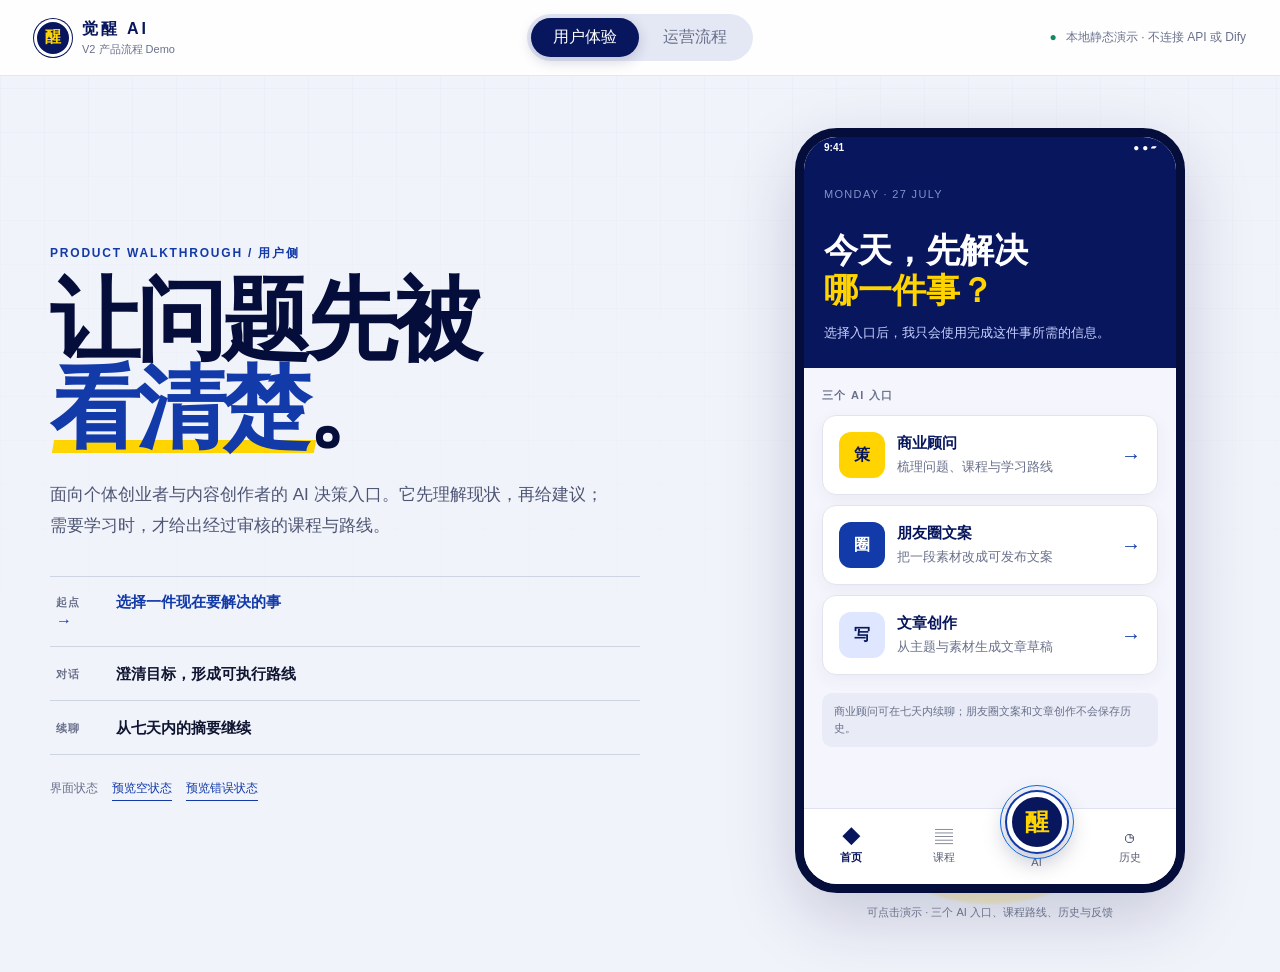
<file: demo/index.html>
<!doctype html>
<html lang="zh-CN">
<head>
  <meta charset="utf-8">
  <meta name="viewport" content="width=device-width, initial-scale=1">
  <meta name="description" content="觉醒 AI 管理服务 V2 静态产品流程 Demo">
  <title>觉醒 AI · 产品流程 Demo</title>
  <link rel="stylesheet" href="styles.css">
</head>
<body>
  <a class="skip-link" href="#app-main">跳到主要内容</a>
  <div class="ambient-grid" aria-hidden="true"></div>

  <header class="demo-bar">
    <div class="demo-brand" aria-label="觉醒 AI 产品流程 Demo">
      <span class="brand-mark" aria-hidden="true"><span>醒</span></span>
      <span><strong>觉醒 AI</strong><small>V2 产品流程 Demo</small></span>
    </div>
    <div class="mode-switch" role="group" aria-label="切换演示端">
      <button class="mode-button is-active" type="button" data-mode="user" aria-pressed="true">用户体验</button>
      <button class="mode-button" type="button" data-mode="ops" aria-pressed="false">运营流程</button>
    </div>
    <p class="demo-note"><span aria-hidden="true">●</span> 本地静态演示 · 不连接 API 或 Dify</p>
  </header>

  <main id="app-main" tabindex="-1">
    <section class="user-stage" data-stage="user" aria-label="用户侧产品演示">
      <aside class="stage-copy">
        <p class="eyebrow">PRODUCT WALKTHROUGH / 用户侧</p>
        <h1>让问题先被<br><em>看清楚</em>。</h1>
        <p class="stage-lead">面向个体创业者与内容创作者的 AI 决策入口。它先理解现状，再给建议；需要学习时，才给出经过审核的课程与路线。</p>
        <div class="walkthrough-steps" aria-label="演示流程">
          <button class="step-button is-active" type="button" data-nav="home"><span>起点</span><strong>选择一件现在要解决的事</strong></button>
          <button class="step-button" type="button" data-nav="business"><span>对话</span><strong>澄清目标，形成可执行路线</strong></button>
          <button class="step-button" type="button" data-nav="history"><span>续聊</span><strong>从七天内的摘要继续</strong></button>
        </div>
        <div class="state-preview">
          <span>界面状态</span>
          <button type="button" class="text-button" data-state="empty">预览空状态</button>
          <button type="button" class="text-button" data-state="error">预览错误状态</button>
        </div>
      </aside>

      <div class="phone-wrap">
        <div class="phone" aria-label="手机端产品界面">
          <div class="phone-status" aria-hidden="true"><span>9:41</span><span>● ● ▰</span></div>
          <div id="phone-screen" class="phone-screen" aria-live="polite"></div>
          <nav class="phone-nav" aria-label="手机端主要导航">
            <button type="button" data-nav="home" class="is-active"><span class="nav-icon">◆</span><span>首页</span></button>
            <button type="button" data-nav="courses"><span class="nav-icon">▤</span><span>课程</span></button>
            <button type="button" data-nav="business" class="ai-nav" aria-label="打开 AI 对话">
              <span class="beacon"><span>醒</span></span><span>AI</span>
            </button>
            <button type="button" data-nav="history"><span class="nav-icon">◷</span><span>历史</span></button>
          </nav>
        </div>
        <p class="phone-caption">可点击演示 · 三个 AI 入口、课程路线、历史与反馈</p>
      </div>
    </section>

    <section class="ops-stage" data-stage="ops" hidden aria-label="运营侧流程演示">
      <aside class="ops-rail">
        <div>
          <p class="eyebrow">INTERNAL FLOW / 运营侧</p>
          <h2>AI 运行台</h2>
          <p>只呈现首版必要操作与可观测流程。</p>
        </div>
        <nav class="ops-nav" aria-label="运营流程导航">
          <button type="button" class="is-active" data-ops="publish"><span>01</span>课程校验与发布</button>
          <button type="button" data-ops="cleaning"><span>02</span>知识清洗批次</button>
          <button type="button" data-ops="logs"><span>03</span>必要操作与错误日志</button>
          <button type="button" data-ops="clicks"><span>04</span>课程点击次数</button>
        </nav>
        <div class="rail-warning"><strong>流程预览</strong><span>不是正式管理后台，不会修改真实数据。</span></div>
      </aside>
      <div class="ops-workspace">
        <div class="ops-topline">
          <div><span class="health-dot"></span>测试环境流程预览</div>
          <div class="utility-text">build demo-v2 · 数据均为 test_only</div>
        </div>
        <div id="ops-content" class="ops-content" aria-live="polite"></div>
      </div>
    </section>
  </main>

  <div id="toast" class="toast" role="status" aria-live="polite" aria-atomic="true"></div>

  <dialog id="demo-dialog" class="demo-dialog">
    <form method="dialog">
      <button class="dialog-close" value="cancel" aria-label="关闭">×</button>
      <div id="dialog-content"></div>
    </form>
  </dialog>

  <script src="app.js"></script>
</body>
</html>
</file>
<file: demo/styles.css>
:root {
  --abyss: #050d3b;
  --navy: #07165d;
  --royal: #123aa8;
  --blue: #0e67db;
  --yellow: #ffd400;
  --yellow-soft: #fff6bf;
  --cloud: #f1f3fb;
  --mist: #e4e8f5;
  --paper: #ffffff;
  --ink: #101631;
  --muted: #69708a;
  --danger: #c53d43;
  --success: #148764;
  --display: "STKaiti", "KaiTi", "Microsoft YaHei UI", sans-serif;
  --body: "Microsoft YaHei UI", "PingFang SC", "Noto Sans CJK SC", sans-serif;
  --utility: "Bahnschrift", "DIN Alternate", "Microsoft YaHei UI", sans-serif;
  --shadow: 0 24px 70px rgba(4, 13, 59, 0.18);
}

* { box-sizing: border-box; }
html { scroll-behavior: smooth; }
body {
  margin: 0;
  color: var(--ink);
  background: var(--cloud);
  font-family: var(--body);
  min-width: 320px;
}
button, input, select { font: inherit; }
button { color: inherit; }
button:focus-visible, input:focus-visible, select:focus-visible, a:focus-visible {
  outline: 3px solid var(--yellow);
  outline-offset: 3px;
}
[hidden] { display: none !important; }
.skip-link { position: fixed; top: 8px; left: 8px; z-index: 100; padding: 10px 14px; color: white; background: var(--abyss); transform: translateY(-150%); }
.skip-link:focus { transform: none; }
.ambient-grid {
  position: fixed; inset: 0; pointer-events: none; opacity: .45;
  background-image: linear-gradient(rgba(7,22,93,.045) 1px, transparent 1px), linear-gradient(90deg, rgba(7,22,93,.045) 1px, transparent 1px);
  background-size: 44px 44px;
  mask-image: linear-gradient(to bottom, black, transparent 85%);
}

.demo-bar {
  position: sticky; top: 0; z-index: 20; min-height: 76px; padding: 12px 34px;
  display: grid; grid-template-columns: 1fr auto 1fr; align-items: center;
  background: rgba(255,255,255,.9); border-bottom: 1px solid rgba(7,22,93,.1); backdrop-filter: blur(18px);
}
.demo-brand { display: flex; align-items: center; gap: 10px; }
.demo-brand strong { display: block; letter-spacing: .18em; color: var(--navy); }
.demo-brand small { display: block; margin-top: 2px; color: var(--muted); font-size: 11px; }
.brand-mark { width: 38px; height: 38px; display: grid; place-items: center; border-radius: 50%; background: var(--navy); color: var(--yellow); box-shadow: inset 0 0 0 3px white, 0 0 0 1px var(--navy); }
.brand-mark span { font-family: var(--display); font-weight: 900; }
.mode-switch { padding: 4px; display: flex; gap: 2px; background: var(--mist); border-radius: 999px; }
.mode-button { min-width: 108px; padding: 9px 16px; border: 0; border-radius: 999px; background: transparent; color: var(--muted); cursor: pointer; }
.mode-button.is-active { background: var(--navy); color: white; box-shadow: 0 4px 14px rgba(5,13,59,.18); }
.demo-note { justify-self: end; margin: 0; color: var(--muted); font-size: 12px; }
.demo-note span { color: var(--success); margin-right: 6px; }

.user-stage { min-height: calc(100vh - 76px); padding: 52px max(34px, calc((100vw - 1180px)/2)); display: grid; grid-template-columns: minmax(350px, 1fr) 480px; align-items: center; gap: 70px; overflow: hidden; }
.stage-copy { max-width: 590px; }
.eyebrow { margin: 0 0 18px; color: var(--royal); font: 700 12px/1 var(--utility); letter-spacing: .15em; }
.stage-copy h1 { margin: 0; font-family: var(--display); color: var(--abyss); font-size: clamp(58px, 7vw, 96px); line-height: .98; font-weight: 900; letter-spacing: -.05em; }
.stage-copy h1 em { color: var(--royal); font-style: normal; position: relative; }
.stage-copy h1 em::after { content: ""; position: absolute; left: 3px; right: -8px; bottom: 5px; height: 13px; z-index: -1; background: var(--yellow); transform: skewX(-10deg); }
.stage-lead { max-width: 560px; margin: 26px 0 34px; color: #4d5573; font-size: 17px; line-height: 1.85; }
.walkthrough-steps { display: grid; gap: 2px; border-top: 1px solid #cfd4e5; }
.step-button { width: 100%; padding: 16px 6px; display: grid; grid-template-columns: 60px 1fr; align-items: center; text-align: left; border: 0; border-bottom: 1px solid #cfd4e5; background: transparent; cursor: pointer; }
.step-button span { color: var(--muted); font: 700 11px var(--utility); letter-spacing: .12em; }
.step-button strong { font-size: 15px; font-weight: 600; }
.step-button.is-active strong { color: var(--royal); }
.step-button.is-active::after { content: "→"; color: var(--royal); font-weight: 900; }
.state-preview { margin-top: 22px; display: flex; gap: 14px; align-items: center; color: var(--muted); font-size: 12px; }
.text-button { padding: 3px 0; border: 0; border-bottom: 1px solid currentColor; background: none; cursor: pointer; color: var(--royal); font-size: 12px; }

.phone-wrap { position: relative; justify-self: center; }
.phone-wrap::before { content: ""; position: absolute; width: 360px; height: 360px; left: 50%; bottom: 2%; transform: translateX(-50%); border-radius: 50%; background: var(--yellow); filter: blur(1px); opacity: .2; }
.phone { position: relative; z-index: 2; width: 390px; height: min(780px, calc(100vh - 135px)); min-height: 620px; overflow: hidden; display: grid; grid-template-rows: 25px 1fr 76px; background: #f5f6fd; border: 9px solid var(--abyss); border-radius: 42px; box-shadow: var(--shadow), inset 0 0 0 1px rgba(255,255,255,.3); }
.phone-status { padding: 5px 20px 0; display: flex; justify-content: space-between; color: white; background: var(--navy); font: 600 10px var(--utility); }
.phone-screen { min-height: 0; overflow-y: auto; scrollbar-width: thin; scrollbar-color: #bdc4dc transparent; }
.phone-caption { position: relative; z-index: 2; margin: 12px 0 0; text-align: center; color: var(--muted); font-size: 11px; }
.phone-nav { position: relative; z-index: 5; display: grid; grid-template-columns: repeat(4,1fr); align-items: center; background: rgba(255,255,255,.97); border-top: 1px solid #e0e3ef; }
.phone-nav button { height: 100%; border: 0; background: transparent; display: grid; place-items: center; align-content: center; gap: 4px; color: #5b6177; font-size: 11px; cursor: pointer; }
.phone-nav button.is-active { color: var(--navy); font-weight: 800; }
.nav-icon { font-size: 18px; line-height: 1; }
.ai-nav { position: relative; }
.beacon { width: 60px; height: 60px; margin-top: -34px; display: grid; place-items: center; border: 5px solid white; border-radius: 50%; color: var(--yellow); background: var(--navy); box-shadow: 0 0 0 2px var(--royal), 0 8px 24px rgba(5,13,59,.3); }
.beacon::after { content: ""; position: absolute; width: 72px; height: 72px; border: 1px solid var(--blue); border-radius: 50%; animation: beacon-pulse 2.8s ease-out infinite; }
.beacon span { font-family: var(--display); font-size: 24px; font-weight: 900; }
@keyframes beacon-pulse { 0% { opacity:.8; transform:scale(.74); } 75%,100% { opacity:0; transform:scale(1.35); } }

.mobile-header { position: sticky; top: 0; z-index: 4; min-height: 62px; padding: 15px 18px; display: flex; align-items: center; justify-content: space-between; color: white; background: var(--navy); }
.mobile-header h2 { margin: 0; font-size: 16px; letter-spacing: .08em; }
.icon-button { width: 34px; height: 34px; display: grid; place-items: center; border: 1px solid rgba(255,255,255,.3); border-radius: 50%; color: inherit; background: transparent; cursor: pointer; }
.screen-pad { padding: 20px 18px 30px; }
.welcome { padding: 26px 20px 24px; color: white; background: var(--navy); }
.welcome .date { margin: 0 0 30px; opacity: .65; font: 11px var(--utility); letter-spacing: .12em; }
.welcome h2 { margin: 0; font-family: var(--display); font-size: 34px; line-height: 1.18; }
.welcome h2 span { color: var(--yellow); }
.welcome p { margin: 12px 0 0; color: #cad3ff; line-height: 1.7; font-size: 13px; }
.section-label { margin: 0 0 12px; color: var(--muted); font: 700 11px var(--utility); letter-spacing: .12em; }
.entry-list { display: grid; gap: 10px; }
.entry-card { width: 100%; padding: 16px; display: grid; grid-template-columns: 46px 1fr auto; gap: 12px; align-items: center; text-align: left; border: 1px solid #e1e4ef; border-radius: 14px; background: white; box-shadow: 0 5px 16px rgba(5,13,59,.05); cursor: pointer; }
.entry-card .entry-icon { width: 46px; height: 46px; display: grid; place-items: center; border-radius: 12px; color: var(--navy); background: var(--yellow); font-weight: 900; }
.entry-card:nth-child(2) .entry-icon { color: white; background: var(--royal); }
.entry-card:nth-child(3) .entry-icon { color: var(--navy); background: #dfe6ff; }
.entry-card strong, .entry-card small { display: block; }
.entry-card strong { margin-bottom: 5px; color: var(--navy); font-size: 15px; }
.entry-card small { color: var(--muted); line-height: 1.4; }
.entry-card .arrow { color: var(--royal); font-size: 20px; }
.privacy-note { margin-top: 18px; padding: 10px 12px; color: var(--muted); background: #e9ecf7; border-radius: 10px; font-size: 11px; line-height: 1.55; }

.chat-screen { min-height: 100%; background: #f3f4fb; }
.chat-hero { padding: 18px; text-align: center; background: white; border-bottom: 1px solid #e3e6f0; }
.mini-beacon { width: 48px; height: 48px; margin: 0 auto 7px; display: grid; place-items: center; border-radius: 50%; color: var(--yellow); background: var(--navy); font-family: var(--display); font-size: 18px; font-weight: 900; box-shadow: 0 0 0 5px #edf0ff; }
.chat-hero h3 { margin: 0; color: var(--navy); font-size: 16px; }
.chat-hero p { margin: 4px 0 0; color: var(--muted); font-size: 11px; }
.timeline { position: relative; padding: 20px 14px 100px 28px; }
.timeline::before { content: ""; position: absolute; left: 24px; top: 20px; bottom: 90px; width: 1px; background: linear-gradient(var(--yellow), #bbc5e8 60%, transparent); }
.message { position: relative; margin: 0 0 14px 16px; padding: 14px; border-radius: 5px 15px 15px 15px; background: white; box-shadow: 0 3px 12px rgba(5,13,59,.06); font-size: 13px; line-height: 1.7; }
.message::before { content: "醒"; position: absolute; left: -38px; top: 4px; width: 26px; height: 26px; display: grid; place-items: center; border-radius: 50%; color: var(--yellow); background: var(--navy); font-family: var(--display); font-size: 10px; font-weight: 900; box-shadow: 0 0 0 4px #f3f4fb; }
.message.user { margin-left: 48px; color: white; background: var(--navy); border-radius: 15px 5px 15px 15px; }
.message.user::before { content: "你"; left: auto; right: -8px; color: var(--navy); background: var(--yellow); }
.message.system { color: #58617d; background: #e9edf9; box-shadow: none; font-size: 11px; }
.message.system::before { content: "·"; color: white; background: #8c96b5; }
.quick-replies { margin: 8px 0 16px 16px; display: flex; flex-wrap: wrap; gap: 7px; }
.quick-replies button { padding: 8px 11px; color: var(--royal); border: 1px solid #aab9ed; border-radius: 999px; background: white; cursor: pointer; font-size: 11px; }
.route-card { margin: 8px 0 14px 16px; padding: 15px; border: 1px solid #c7d1f4; border-radius: 14px; background: white; box-shadow: 0 5px 18px rgba(5,13,59,.08); }
.route-head { display: flex; justify-content: space-between; gap: 8px; }
.route-head span { color: var(--royal); font: 700 10px var(--utility); letter-spacing: .1em; }
.route-head small { color: var(--muted); }
.route-card h4 { margin: 6px 0 12px; color: var(--navy); }
.route-track { display: grid; grid-template-columns: repeat(3,1fr); gap: 4px; }
.route-stage { padding-top: 8px; border-top: 4px solid #dce1f1; color: var(--muted); font-size: 10px; }
.route-stage.active { color: var(--navy); border-color: var(--yellow); font-weight: 800; }
.course-card { margin: 8px 0 10px 16px; padding: 14px; display: grid; grid-template-columns: 42px 1fr auto; align-items: center; gap: 10px; border: 1px solid #dfe3ef; border-radius: 13px; background: white; }
.course-symbol { width: 42px; height: 42px; display: grid; place-items: center; color: var(--yellow); background: var(--navy); border-radius: 9px; font-size: 20px; }
.course-card strong, .course-card small { display: block; }
.course-card strong { color: var(--navy); font-size: 13px; }
.course-card small { margin-top: 4px; color: var(--muted); font-size: 10px; }
.course-card button { width: 32px; height: 32px; border: 0; border-radius: 50%; color: var(--navy); background: var(--yellow); cursor: pointer; }
.insight-card { margin: 12px 0 14px 16px; padding: 16px; color: #2e3551; border: 1px solid #f0d35c; border-radius: 14px; background: #fffae5; font-size: 12px; line-height: 1.65; }
.insight-card strong { display: block; margin-bottom: 7px; color: var(--navy); font-size: 13px; }
.feedback { margin: 12px 0 6px 16px; padding: 12px; display: flex; justify-content: space-between; align-items: center; border-top: 1px solid #d8dceb; color: var(--muted); font-size: 11px; }
.feedback button { width: 32px; height: 32px; margin-left: 5px; border: 1px solid #d2d7e7; border-radius: 50%; background: white; cursor: pointer; }
.composer { position: sticky; bottom: 0; z-index: 3; margin: -84px 12px 10px; padding: 10px 10px 10px 14px; display: flex; gap: 8px; align-items: center; border: 1px solid #d5daea; border-radius: 16px; background: rgba(255,255,255,.96); box-shadow: 0 8px 25px rgba(5,13,59,.12); }
.composer input { min-width: 0; flex: 1; border: 0; outline: 0; background: transparent; font-size: 12px; }
.composer button { width: 36px; height: 36px; border: 0; border-radius: 10px; color: var(--yellow); background: var(--navy); cursor: pointer; }

.tool-intro { padding: 24px 18px; color: white; background: var(--navy); }
.tool-intro p { margin: 8px 0 0; color: #cbd2f6; font-size: 12px; line-height: 1.6; }
.tool-form { padding: 18px; display: grid; gap: 13px; }
.field label { display: block; margin-bottom: 6px; color: var(--muted); font-size: 11px; }
.field input, .field select { width: 100%; padding: 11px 12px; border: 1px solid #d5daea; border-radius: 10px; background: white; }
.primary-button { padding: 12px 16px; border: 0; border-radius: 10px; color: var(--navy); background: var(--yellow); font-weight: 800; cursor: pointer; }
.result-paper { margin: 4px 18px 22px; padding: 18px; border: 1px solid #dfe3ef; border-radius: 2px 15px 15px 15px; background: white; box-shadow: 0 8px 25px rgba(5,13,59,.07); }
.result-paper small { color: var(--royal); font-weight: 800; }
.result-paper p { white-space: pre-line; line-height: 1.75; }
.no-history { margin: 0 18px 18px; color: var(--muted); font-size: 11px; text-align: center; }
.history-list { display: grid; gap: 10px; }
.history-item { padding: 14px; border: 1px solid #e0e4ef; border-radius: 12px; background: white; cursor: pointer; text-align: left; }
.history-item strong { display: block; color: var(--navy); }
.history-item span { display: block; margin-top: 5px; color: var(--muted); font-size: 11px; }
.empty-state, .error-state { min-height: 430px; padding: 70px 30px 30px; text-align: center; }
.state-graphic { width: 82px; height: 82px; margin: 0 auto 22px; display: grid; place-items: center; border-radius: 50%; color: var(--navy); background: var(--yellow-soft); font-family: var(--display); font-size: 34px; font-weight: 900; }
.error-state .state-graphic { color: var(--danger); background: #ffe5e6; }
.empty-state h3, .error-state h3 { color: var(--navy); }
.empty-state p, .error-state p { color: var(--muted); font-size: 12px; line-height: 1.7; }

.ops-stage { min-height: calc(100vh - 76px); display: grid; grid-template-columns: 275px 1fr; background: #f4f5fa; }
.ops-rail { padding: 36px 24px 24px; display: flex; flex-direction: column; color: white; background: var(--abyss); }
.ops-rail .eyebrow { color: var(--yellow); }
.ops-rail h2 { margin: 0; font-family: var(--display); font-size: 32px; letter-spacing: .04em; }
.ops-rail p { color: #9ba7d5; font-size: 12px; line-height: 1.6; }
.ops-nav { margin: 35px -24px 0; display: grid; }
.ops-nav button { padding: 14px 24px; display: flex; gap: 14px; border: 0; border-left: 4px solid transparent; color: #aab4dc; background: transparent; text-align: left; cursor: pointer; }
.ops-nav button span { color: #6574ad; font: 11px var(--utility); }
.ops-nav button.is-active { color: white; border-color: var(--yellow); background: rgba(255,255,255,.07); }
.rail-warning { margin-top: auto; padding: 14px; border: 1px solid rgba(255,212,0,.32); background: rgba(255,212,0,.08); }
.rail-warning strong, .rail-warning span { display: block; }
.rail-warning strong { color: var(--yellow); font-size: 12px; }
.rail-warning span { margin-top: 5px; color: #aeb7d7; font-size: 10px; line-height: 1.5; }
.ops-workspace { min-width: 0; }
.ops-topline { min-height: 58px; padding: 0 30px; display: flex; align-items: center; justify-content: space-between; border-bottom: 1px solid #dfe2eb; background: white; font-size: 12px; }
.health-dot { display: inline-block; width: 8px; height: 8px; margin-right: 8px; border-radius: 50%; background: var(--success); }
.utility-text { color: var(--muted); font: 11px var(--utility); }
.ops-content { max-width: 1180px; padding: 34px; }
.ops-heading { display: flex; align-items: end; justify-content: space-between; gap: 20px; }
.ops-heading h1 { margin: 0; color: var(--abyss); font-family: var(--display); font-size: 38px; }
.ops-heading p { max-width: 600px; margin: 6px 0 0; color: var(--muted); font-size: 12px; line-height: 1.6; }
.ops-actions { display: flex; gap: 8px; }
.secondary-button { padding: 10px 14px; border: 1px solid #c9cfdf; border-radius: 8px; background: white; cursor: pointer; }
.ops-grid { margin-top: 26px; display: grid; grid-template-columns: minmax(0,1.45fr) minmax(260px,.7fr); gap: 18px; }
.panel { padding: 20px; border: 1px solid #dfe2ec; background: white; box-shadow: 0 6px 20px rgba(5,13,59,.04); }
.panel h3 { margin: 0 0 18px; color: var(--navy); font-size: 14px; }
.panel-caption { margin: -10px 0 16px; color: var(--muted); font-size: 11px; }
.check-list { display: grid; gap: 11px; }
.check-row { display: grid; grid-template-columns: 20px 1fr auto; gap: 9px; align-items: center; font-size: 12px; }
.check { width: 18px; height: 18px; display: grid; place-items: center; border-radius: 50%; color: white; background: var(--success); font-size: 10px; }
.tag { padding: 4px 7px; border-radius: 999px; color: var(--success); background: #e1f5ee; font: 10px var(--utility); }
.tag.warn { color: #8d6500; background: #fff1bd; }
.tag.error { color: var(--danger); background: #ffe4e5; }
.metric-list { display: grid; gap: 1px; background: #e2e5ed; }
.metric { padding: 14px; display: flex; justify-content: space-between; align-items: end; background: white; }
.metric span { color: var(--muted); font-size: 11px; }
.metric strong { color: var(--navy); font: 700 24px var(--utility); }
.code-box { margin-top: 18px; padding: 14px; overflow: auto; color: #d9e1ff; background: var(--abyss); font: 11px/1.6 Consolas, monospace; white-space: pre-wrap; }
.table-wrap { margin-top: 24px; overflow-x: auto; border: 1px solid #dfe2ec; background: white; }
.data-table { width: 100%; border-collapse: collapse; font-size: 12px; }
.data-table th, .data-table td { padding: 12px 14px; border-bottom: 1px solid #eaecf2; text-align: left; white-space: nowrap; }
.data-table th { color: var(--muted); background: #f8f9fc; font-size: 10px; letter-spacing: .06em; }
.data-table button { padding: 5px 8px; border: 1px solid #d5d9e6; background: white; cursor: pointer; font-size: 10px; }
.progress { height: 7px; overflow: hidden; background: #e1e4ed; }
.progress span { display: block; height: 100%; background: var(--royal); }
.filter-row { margin-top: 24px; padding: 13px; display: flex; flex-wrap: wrap; gap: 10px; background: white; border: 1px solid #dfe2ec; }
.filter-row select, .filter-row input { padding: 8px 10px; border: 1px solid #d6dbe8; min-width: 145px; }
.bars { height: 160px; padding: 16px 10px 0; display: flex; gap: 10px; align-items: end; border-bottom: 1px solid #cfd4e1; }
.bar { flex: 1; min-width: 28px; position: relative; background: var(--royal); }
.bar.today { background: var(--yellow); }
.bar span { position: absolute; left: 50%; bottom: 100%; transform: translateX(-50%); margin-bottom: 5px; color: var(--navy); font: 700 10px var(--utility); }
.bar small { position: absolute; top: 100%; left: 50%; transform: translateX(-50%); margin-top: 7px; color: var(--muted); font-size: 9px; }

.toast { position: fixed; z-index: 60; left: 50%; bottom: 24px; max-width: calc(100vw - 30px); padding: 11px 16px; color: white; background: var(--abyss); border-left: 4px solid var(--yellow); box-shadow: var(--shadow); opacity: 0; transform: translate(-50%, 20px); pointer-events: none; transition: .2s ease; font-size: 12px; }
.toast.is-visible { opacity: 1; transform: translate(-50%,0); }
.demo-dialog { width: min(520px, calc(100vw - 32px)); padding: 0; border: 0; border-radius: 2px 20px 20px 20px; box-shadow: var(--shadow); }
.demo-dialog::backdrop { background: rgba(5,13,59,.65); backdrop-filter: blur(4px); }
.demo-dialog form { position: relative; margin: 0; padding: 28px; }
.dialog-close { position: absolute; right: 14px; top: 12px; width: 32px; height: 32px; border: 0; border-radius: 50%; background: var(--cloud); cursor: pointer; font-size: 20px; }
.dialog-kicker { color: var(--royal); font: 700 10px var(--utility); letter-spacing: .12em; }
.demo-dialog h2 { color: var(--navy); }
.demo-dialog p { color: var(--muted); line-height: 1.7; font-size: 13px; }
.detail-grid { display: grid; grid-template-columns: 110px 1fr; gap: 9px; font-size: 12px; }
.detail-grid dt { color: var(--muted); }
.detail-grid dd { margin: 0; overflow-wrap: anywhere; }

@media (max-width: 900px) {
  .demo-bar { padding: 10px 14px; grid-template-columns: 1fr auto; }
  .demo-note { display: none; }
  .user-stage { padding: 32px 18px 50px; grid-template-columns: 1fr; gap: 34px; }
  .stage-copy { max-width: 650px; margin: 0 auto; }
  .stage-copy h1 { font-size: clamp(52px, 14vw, 82px); }
  .phone-wrap { justify-self: center; }
  .ops-stage { grid-template-columns: 1fr; }
  .ops-rail { padding: 22px 18px; }
  .ops-rail > div:first-child { display: none; }
  .ops-nav { margin: 0; grid-template-columns: repeat(4, minmax(145px,1fr)); overflow-x: auto; }
  .ops-nav button { padding: 12px; border-left: 0; border-bottom: 4px solid transparent; }
  .rail-warning { margin-top: 14px; }
}
@media (max-width: 600px) {
  .demo-bar { position: relative; display: flex; flex-wrap: wrap; gap: 10px; justify-content: center; }
  .demo-brand { width: 100%; justify-content: center; }
  .mode-button { min-width: 120px; }
  .user-stage { padding: 30px 0 32px; }
  .stage-copy { padding: 0 18px; }
  .stage-copy h1 { font-size: 54px; }
  .stage-lead { font-size: 14px; }
  .state-preview { flex-wrap: wrap; }
  .phone-wrap { width: 100%; }
  .phone { width: 100%; height: 760px; max-height: calc(100vh - 20px); border-left: 0; border-right: 0; border-radius: 0; }
  .phone-caption { display: none; }
  .ops-topline { padding: 0 14px; }
  .ops-topline .utility-text { display: none; }
  .ops-content { padding: 24px 14px; }
  .ops-heading { align-items: start; flex-direction: column; }
  .ops-grid { grid-template-columns: 1fr; }
  .ops-actions { width: 100%; }
  .ops-actions button { flex: 1; }
}
@media (prefers-reduced-motion: reduce) {
  *, *::before, *::after { scroll-behavior: auto !important; animation-duration: .01ms !important; animation-iteration-count: 1 !important; transition-duration: .01ms !important; }
}
</file>
